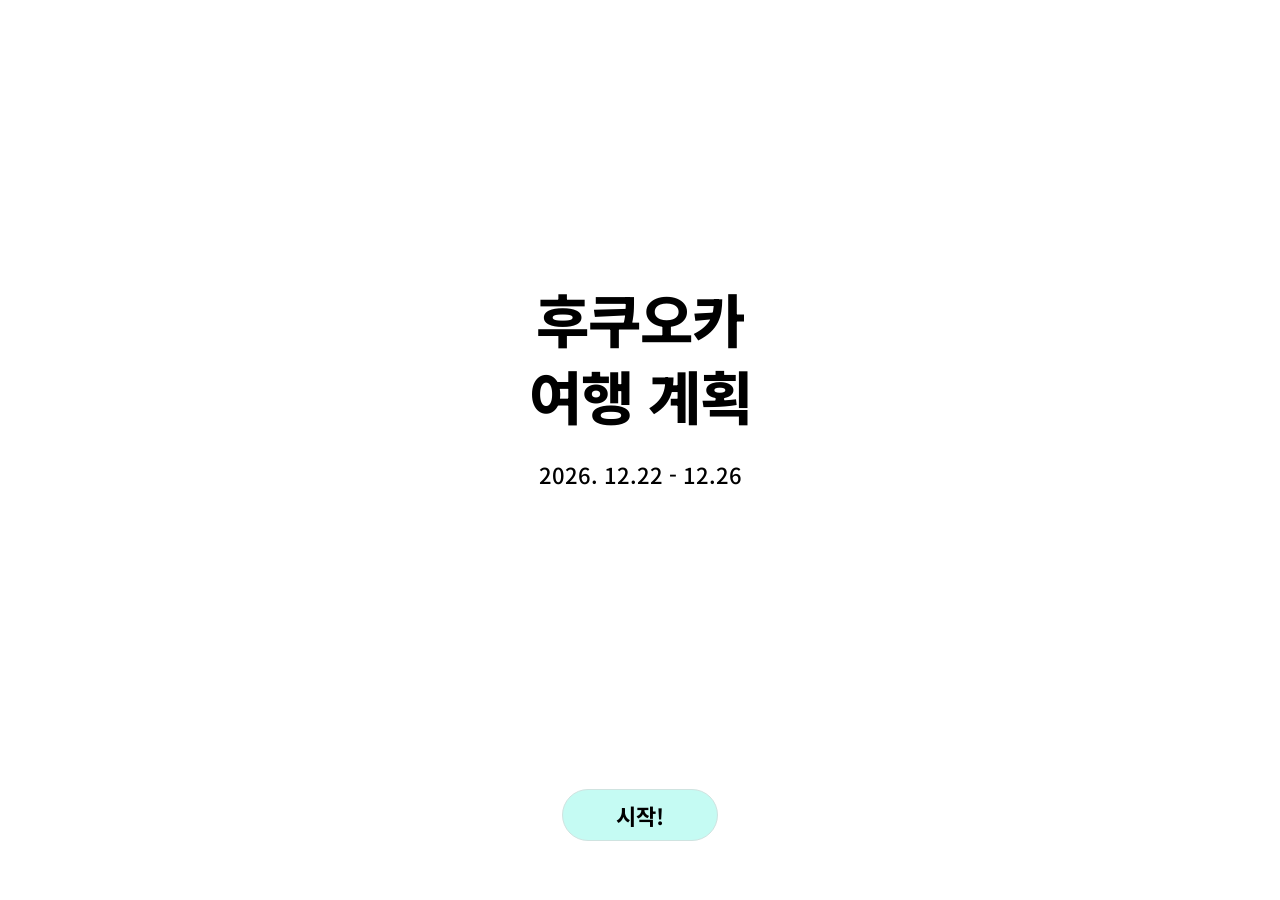
<file: index.html>
<!DOCTYPE html>
<html lang="ko">
<head>
  <meta charset="UTF-8">
  <meta name="viewport" content="width=device-width, initial-scale=1">
  <title>후쿠오카 여행 계획</title>

  <link rel="preconnect" href="https://fonts.googleapis.com">
  <link rel="preconnect" href="https://fonts.gstatic.com" crossorigin>
  <link href="https://fonts.googleapis.com/css2?family=Noto+Sans+KR:wght@500;700;800&display=swap" rel="stylesheet">
  <link rel="stylesheet" href="css/style.css">
</head>
<body>
  <main class="screen">
    <section class="intro">
      <h1 class="title">후쿠오카<br>여행 계획</h1>
      <p class="date">2026. 12.22 - 12.26</p>
    </section>

    <button class="start-btn" type="button">시작!</button>
  </main>

  <script src="js/script.js"></script>
</body>
</html>
</file>
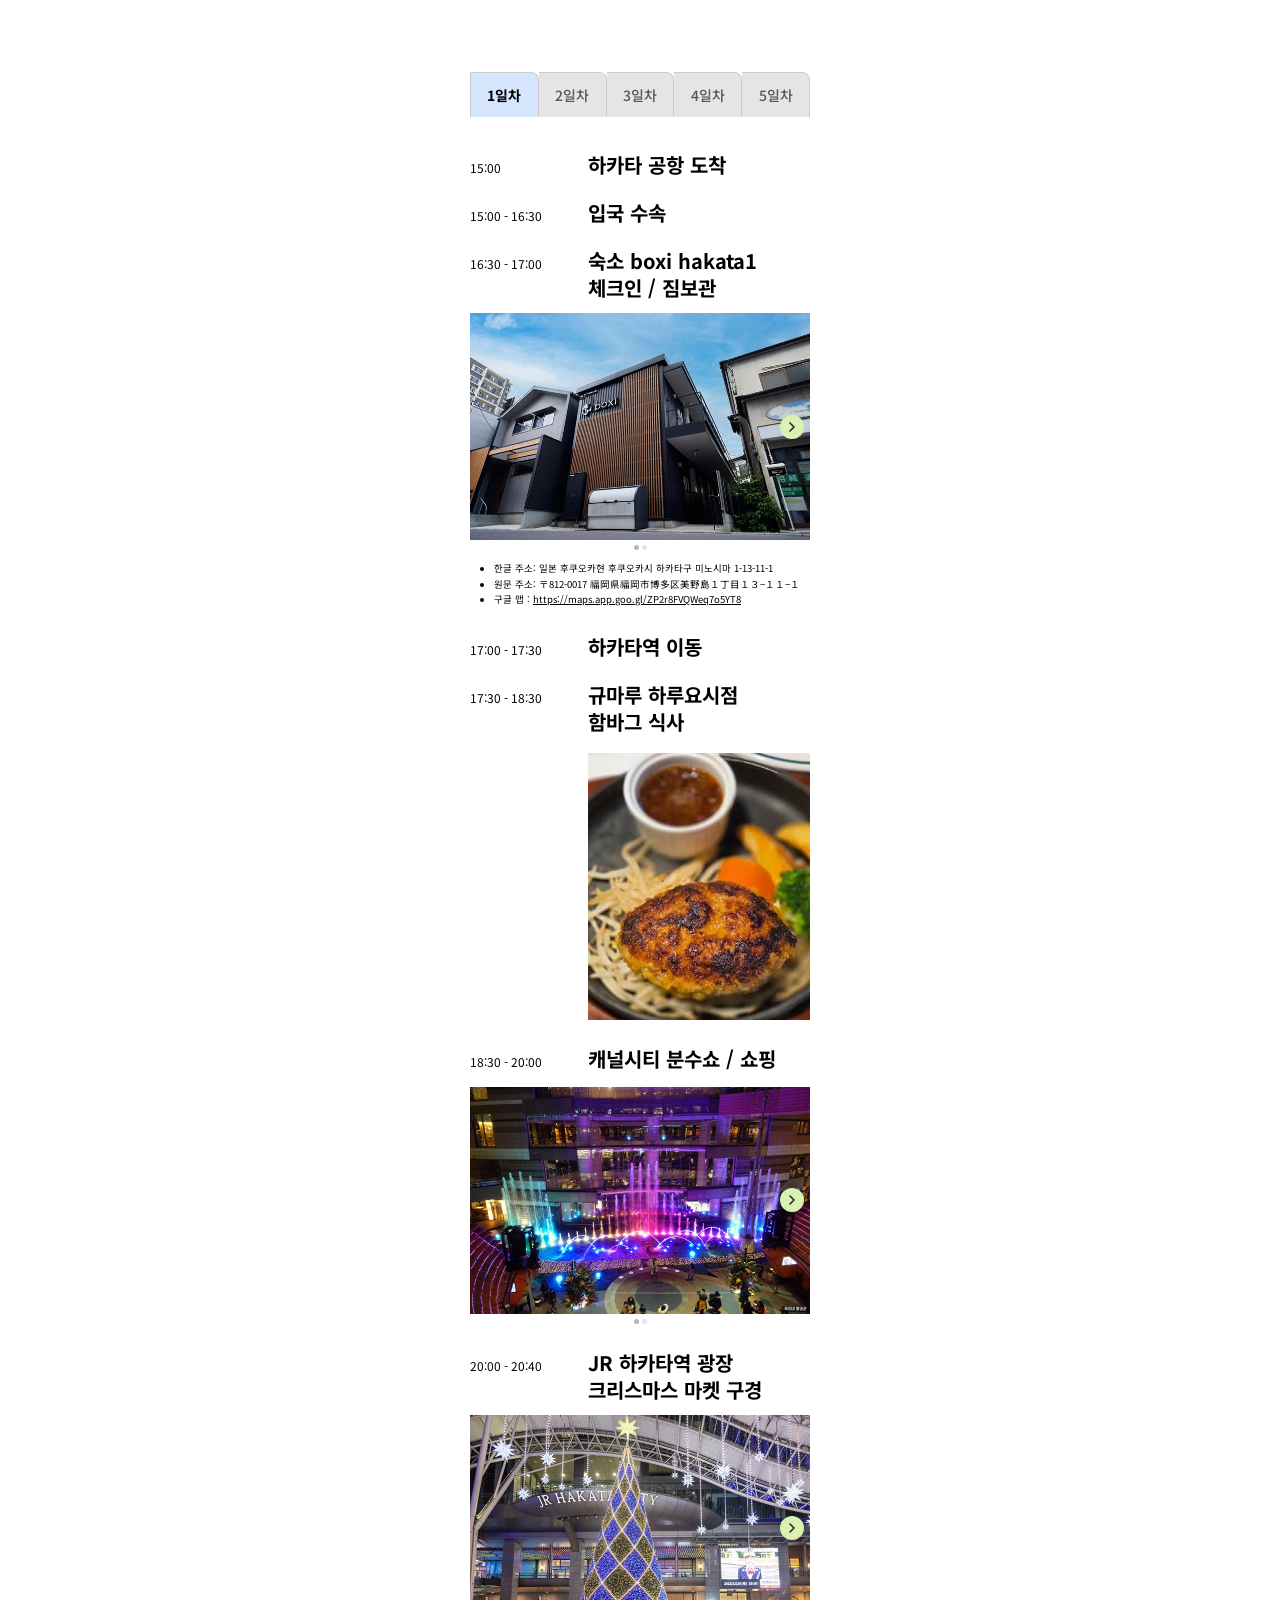
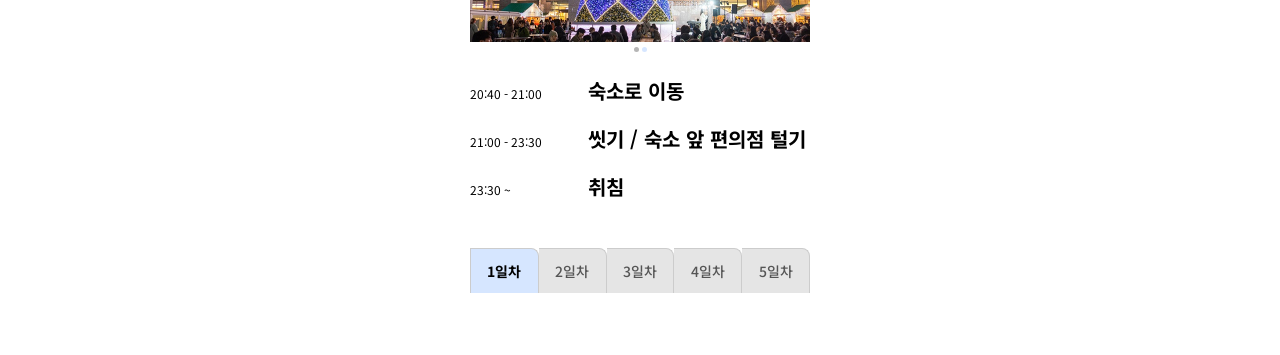
<file: page3.html>
<!DOCTYPE html>
<html lang="ko">
<head>
  <meta charset="UTF-8">
  <meta name="viewport" content="width=device-width, initial-scale=1">
  <title>후쿠오카 여행 계획 - 일차별 일정</title>

  <link rel="preconnect" href="https://fonts.googleapis.com">
  <link rel="preconnect" href="https://fonts.gstatic.com" crossorigin>
  <link href="https://fonts.googleapis.com/css2?family=Noto+Sans+KR:wght@500;700;800&display=swap" rel="stylesheet">
  <link rel="stylesheet" href="css/page3.css">
</head>
<body>
  <main class="screen">

    <!-- 위쪽 탭 -->
    <nav class="tabs" aria-label="일차 선택">
      <button type="button" class="tab active" data-day="1">1일차</button>
      <button type="button" class="tab" data-day="2">2일차</button>
      <button type="button" class="tab" data-day="3">3일차</button>
      <button type="button" class="tab" data-day="4">4일차</button>
      <button type="button" class="tab" data-day="5">5일차</button>
    </nav>

    <!-- 1일차 -->
    <section class="day active" id="day1">

      <div class="item">
        <p class="time">15:00</p>
        <p class="title">하카타 공항 도착</p>
      </div>

      <div class="item">
        <p class="time">15:00 - 16:30</p>
        <p class="title">입국 수속</p>
      </div>

      <!-- 숙소 (슬라이더 + 주소) -->
      <div class="item has-media">
        <p class="time">16:30 - 17:00</p>
        <p class="title">숙소 boxi hakata1<br>체크인 / 짐보관</p>

        <div class="slider">
          <div class="slides">
            <img src="images/boxi1.png" alt="boxi hakata1 외관">
            <img src="images/boxi2.png" alt="boxi hakata1 내부">
          </div>
          <button type="button" class="arrow prev" aria-label="이전 사진">&#8249;</button>
          <button type="button" class="arrow next" aria-label="다음 사진">&#8250;</button>
        </div>
        <div class="dots"></div>

        <ul class="notes">
          <li>한글 주소: 일본 후쿠오카현 후쿠오카시 하카타구 미노시마 1-13-11-1</li>
          <li>원문 주소: 〒812-0017 福岡県福岡市博多区美野島１丁目１３−１１−１</li>
          <li>구글 맵 : <a href="https://maps.app.goo.gl/ZP2r8FVQWeq7o5YT8" target="_blank" rel="noopener">https://maps.app.goo.gl/ZP2r8FVQWeq7o5YT8</a></li>
        </ul>
      </div>

      <div class="item">
        <p class="time">17:00 - 17:30</p>
        <p class="title">하카타역 이동</p>
      </div>

      <!-- 식사 (사진 한 장) -->
      <div class="item has-media">
        <p class="time">17:30 - 18:30</p>
        <p class="title">규마루 하루요시점<br>함바그 식사</p>
        <img class="photo" src="images/gyumaru.png" alt="함바그 오므라이스">
      </div>

      <!-- 캐널시티 (슬라이더) -->
      <div class="item has-media">
        <p class="time">18:30 - 20:00</p>
        <p class="title">캐널시티 분수쇼 / 쇼핑</p>

        <div class="slider">
          <div class="slides">
            <img src="images/city1.png" alt="캐널시티 분수쇼">
            <img src="images/city2.png" alt="캐널시티 내부">
          </div>
          <button type="button" class="arrow prev" aria-label="이전 사진">&#8249;</button>
          <button type="button" class="arrow next" aria-label="다음 사진">&#8250;</button>
        </div>
        <div class="dots"></div>
      </div>

      <!-- 크리스마스 마켓 (슬라이더) -->
      <div class="item has-media">
        <p class="time">20:00 - 20:40</p>
        <p class="title">JR 하카타역 광장<br>크리스마스 마켓 구경</p>

        <div class="slider">
          <div class="slides">
            <img src="images/hakata1.png" alt="JR 하카타역 크리스마스 트리">
            <img src="images/hakata2.png" alt="크리스마스 마켓">
          </div>
          <button type="button" class="arrow prev" aria-label="이전 사진">&#8249;</button>
          <button type="button" class="arrow next" aria-label="다음 사진">&#8250;</button>
        </div>
        <div class="dots"></div>
      </div>

      <div class="item">
        <p class="time">20:40 - 21:00</p>
        <p class="title">숙소로 이동</p>
      </div>

      <div class="item">
        <p class="time">21:00 - 23:30</p>
        <p class="title">씻기 / 숙소 앞 편의점 털기</p>
      </div>

      <div class="item">
        <p class="time">23:30 ~</p>
        <p class="title">취침</p>
      </div>
    </section>

    <!-- 2~5일차는 같은 형태로 추가하세요 -->
    <section class="day" id="day2">

  <!-- 신선산도 (사진 한 장, 가로 전체) -->
  <div class="item has-media">
    <p class="time">6:30 - 7:00</p>
    <p class="title">하카타역 신선산도<br>오픈런 이동</p>
    <img class="photo-full" style="--h:255px" src="images/sando.png" alt="하카타역 신선산도">
  </div>

  <div class="item">
    <p class="time">7:00 - 8:00</p>
    <p class="title">~오픈 기다리는 시간~</p>
  </div>

  <div class="item">
    <p class="time">8:00 - 8:30</p>
    <p class="title">과일 산도 구매 후<br>다시 숙소로</p>
  </div>

  <div class="item">
    <p class="time">8:30 - 10:30</p>
    <p class="title">다시 취침</p>
  </div>

  <div class="item">
    <p class="time">10:30</p>
    <p class="title">기상</p>
  </div>

  <div class="item">
    <p class="time">10:30 - 12:00</p>
    <p class="title">씻기 / 나갈준비</p>
  </div>

  <!-- 로피아 (슬라이더) -->
  <div class="item has-media">
    <p class="time">12:00 - 12:40</p>
    <p class="title">로피아 나가하마점<br>(대형 해산물 마트) 이동</p>
    <div class="slider" style="--h:227px">
      <div class="slides">
        <img src="images/lopia.png" alt="로피아 나가하마점 외관">
        <img src="images/lopia2.png" alt="로피아 내부">
      </div>
      <button type="button" class="arrow prev" aria-label="이전 사진"></button>
      <button type="button" class="arrow next" aria-label="다음 사진"></button>
    </div>
    <div class="dots"></div>
  </div>

  <div class="item">
    <p class="time">12:40 - 13:00</p>
    <p class="title">마트 구경 / 스시 구매</p>
  </div>

  <!-- Jacques (사진 한 장) -->
  <div class="item has-media">
    <p class="time">13:00 - 13:30</p>
    <p class="title">Jacques(디저트 부띠끄)<br>케이크 구매</p>
    <img class="photo-full" style="--h:227px" src="images/jacques.png" alt="Jacques 케이크">
  </div>

  <!-- 오호리 공원 (설명 + 슬라이더 3장) -->
  <div class="item has-media">
    <p class="time">13:30 - 16:00</p>
    <p class="title">오호리 공원</p>
    <p class="sub">공원 벤치에 앉아서 스시, 케이크 먹기<br>/ 가만히 앉아서 멍때리고 오리배 구경하기<br>/ 산책로 걷기<br>/ 오호리 공원역 지하철 사진관 ‘키레이’ 찍기</p>
    <div class="slider" style="--h:191px">
      <div class="slides">
        <img src="images/ohori1.png" alt="오호리 공원 전경">
        <img src="images/ohori2.png" alt="오호리 공원 산책로">
        <img src="images/kirei.png" alt="오호리 공원역 사진관">
      </div>
      <button type="button" class="arrow prev" aria-label="이전 사진"></button>
      <button type="button" class="arrow next" aria-label="다음 사진"></button>
    </div>
    <div class="dots"></div>
  </div>

  <div class="item">
    <p class="time">16:00 - 16:30</p>
    <p class="title">모모치 해변 이동</p>
  </div>

  <!-- 모모치 해변 (사진 한 장) -->
  <div class="item has-media">
    <p class="time">16:30 - 17:30</p>
    <p class="title">모모치 해변</p>
    <img class="photo-full" style="--h:224px" src="images/momochi.png" alt="모모치 해변">
  </div>

  <div class="item">
    <p class="time">17:30 - 18:10</p>
    <p class="title">나카스로 이동</p>
  </div>

  <!-- 모츠나베 (슬라이더) -->
  <div class="item has-media">
    <p class="time">18:10 - 19:30</p>
    <p class="title">시오 모츠나베 센도<br>레몬을 곁들인 소금<br>모츠나베 식사</p>
    <div class="slider" style="--h:191px">
      <div class="slides">
        <img src="images/nabe.png" alt="소금 모츠나베">
        <img src="images/nabe2.png" alt="모츠나베 가게">
      </div>
      <button type="button" class="arrow prev" aria-label="이전 사진"></button>
      <button type="button" class="arrow next" aria-label="다음 사진"></button>
    </div>
    <div class="dots"></div>
  </div>

  <!-- 일루미네이션 (슬라이더) -->
  <div class="item has-media">
    <p class="time">19:30 - 20:30</p>
    <p class="title">나카스 히카리 노 어드벤트<br>일루미네이션 구경</p>
    <div class="slider" style="--h:224px">
      <div class="slides">
        <img src="images/nakasu1.png" alt="나카스 일루미네이션 트리">
        <img src="images/nakasu2.png" alt="나카스 일루미네이션 거리">
      </div>
      <button type="button" class="arrow prev" aria-label="이전 사진"></button>
      <button type="button" class="arrow next" aria-label="다음 사진"></button>
    </div>
    <div class="dots"></div>
  </div>

  <div class="item">
    <p class="time">20:30 - 21:00</p>
    <p class="title">나카스 강변 벤치에서<br>편의점 오뎅, 캠맥 먹기</p>
  </div>

  <div class="item">
    <p class="time">21:00 - 21:30</p>
    <p class="title">숙소 이동</p>
  </div>

  <div class="item">
    <p class="time">21:30 - 23:00</p>
    <p class="title">씻기 / 누워 쉬기</p>
  </div>

  <div class="item">
    <p class="time">23:00 ~</p>
    <p class="title">취침</p>
  </div>
</section>

<section class="day" id="day3">

  <div class="item">
    <p class="time">7:30</p>
    <p class="title">기상</p>
  </div>

  <div class="item">
    <p class="time">7:30 - 9:00</p>
    <p class="title">씻기 / 나갈 준비</p>
  </div>

  <div class="item">
    <p class="time">9:00 - 9:30</p>
    <p class="title">하카타역 이동</p>
  </div>

  <!-- 죠스이안 모찌 (사진 한 장) -->
  <div class="item has-media">
    <p class="time">9:30 - 10:00</p>
    <p class="title">죠스이안 모찌 구매</p>
    <img class="photo-full" style="--h:196px" src="images/mochi.png" alt="죠스이안 모찌">
  </div>

  <div class="item">
    <p class="time">10:00 - 10:20</p>
    <p class="title">텐진 파르코 백화점 이동</p>
  </div>

  <!-- 키와미야 함바그 (사진 한 장) -->
  <div class="item has-media">
    <p class="time">10:20 - 12:00</p>
    <p class="title">키와미야 함바그 식사</p>
    <img class="photo-full" style="--h:191px" src="images/kiwamiya.png" alt="키와미야 함바그">
  </div>

  <div class="item">
    <p class="time">12:00 - 12:30</p>
    <p class="title">후쿠오카 시립미술관 이동</p>
  </div>

  <!-- 전시 관람 (슬라이더 2장) -->
  <div class="item has-media">
    <p class="time">12:30 - 14:00</p>
    <p class="title">전시 관람</p>
    <div class="slider" style="--h:207px">
      <div class="slides">
        <img src="images/art1.png" alt="후쿠오카 시립미술관 외관">
        <img src="images/art2.png" alt="후쿠오카 시립미술관 전시">
        <img src="images/art3.png" alt="3">
      </div>
      <button type="button" class="arrow prev" aria-label="이전 사진"></button>
      <button type="button" class="arrow next" aria-label="다음 사진"></button>
    </div>
    <div class="dots"></div>
  </div>

  <div class="item">
    <p class="time">14:00 - 14:30</p>
    <p class="title">오호리 공원 / 모찌먹기</p>
  </div>

  <div class="item">
    <p class="time">14:30 - 15:00</p>
    <p class="title">텐진 이동</p>
  </div>

  <!-- 라신반 / GIGO (사진 한 장) -->
  <div class="item has-media">
    <p class="time">15:00 - 16:00</p>
    <p class="title">라신반 / GIGO 구경</p>
    <img class="photo-full" style="--h:214px" src="images/rasinban.png" alt="라신반 / GIGO">
  </div>

  <!-- 미나텐진 (설명 + 슬라이더 2장) -->
  <div class="item has-media">
    <p class="time">16:00 - 17:00</p>
    <p class="title">미나텐진 구경</p>
    <p class="sub">유니클로 / GU / 무인양품</p>
    <div class="slider" style="--h:188px">
      <div class="slides">
        <img src="images/mina1.png" alt="미나텐진 외관">
        <img src="images/mina2.png" alt="미나텐진 내부">
        <img src="images/mina3.png" alt="">
      </div>
      <button type="button" class="arrow prev" aria-label="이전 사진"></button>
      <button type="button" class="arrow next" aria-label="다음 사진"></button>
    </div>
    <div class="dots"></div>
  </div>

  <!-- 야끼소룡포 텐텐 (사진 한 장) -->
  <div class="item has-media">
    <p class="time">17:00 - 17:30</p>
    <p class="title">야끼소룡포 텐텐</p>
    <img class="photo-full" style="--h:201px" src="images/tenten.png" alt="야끼소룡포 텐텐">
  </div>

  <!-- 다이묘 가든시티 파크 (사진 한 장) -->
  <div class="item has-media">
    <p class="time">17:30 - 18:00</p>
    <p class="title">다이묘 가든시티 파크<br>소룡포 먹기</p>
    <img class="photo-full" style="--h:187px" src="images/garden.png" alt="다이묘 가든시티 파크">
  </div>

  <!-- 와타나베도리 (사진 한 장) -->
  <div class="item has-media">
    <p class="time">18:00 - 18:30</p>
    <p class="title">와타나베도리<br>일루미네이션 산책</p>
    <img class="photo-full" style="--h:226px" src="images/watanabe.png" alt="와타나베도리 일루미네이션">
  </div>

  <!-- 돈키호테 (사진 한 장) -->
  <div class="item has-media">
    <p class="time">18:30 - 19:00</p>
    <p class="title">돈키호테 텐진본점</p>
    <img class="photo-full" style="--h:216px" src="images/donki.png" alt="돈키호테 텐진본점">
  </div>

  <!-- 츠키시마 몬자야끼 (사진 한 장) -->
  <div class="item has-media">
    <p class="time">19:00 - 20:00</p>
    <p class="title">츠키시마 몬자야끼 식사</p>
    <img class="photo-full" style="--h:216px" src="images/monza.png" alt="츠키시마 몬자야끼">
  </div>

  <div class="item">
    <p class="time">20:00 - 20:30</p>
    <p class="title">숙소로 이동</p>
  </div>

  <div class="item">
    <p class="time">20:30 - 23:00</p>
    <p class="title">씻기 / 누워쉬기</p>
  </div>

  <div class="item">
    <p class="time">23:00 ~</p>
    <p class="title">취침</p>
  </div>
</section>

    <section class="day" id="day4">

  <div class="item">
    <p class="time">10:00</p>
    <p class="title">기상</p>
  </div>

  <div class="item">
    <p class="time">10:00 - 11:30</p>
    <p class="title">씻기 / 나갈 준비</p>
  </div>

  <div class="item">
    <p class="time">11:30 - 12:00</p>
    <p class="title">텐진 파르코 백화점 이동</p>
  </div>

  <!-- 키와미야 함바그 (사진 한 장) -->
  <div class="item has-media">
    <p class="time">12:00 - 13:30</p>
    <p class="title">이치란 라멘 본점</p>
    <img class="photo-full" style="--h:191px" src="images/ichiran.png" alt="이치란 라멘">
  </div>

  <!-- 준쿠도 서점 (사진 한 장) -->
  <div class="item has-media">
    <p class="time">13:30 - 14:00</p>
    <p class="title">준쿠도 서점 구경</p>
    <img class="photo-full" style="--h:191px" src="images/book.png" alt="준쿠도 서점">
  </div>

  <!-- 텐진 지하상가 (설명 + 슬라이더) -->
  <div class="item has-media">
    <p class="time">14:00 - 15:00</p>
    <p class="title">텐진 지하상가 구경</p>
    <p class="sub">이모야 킨지로 / 링고 애플파이 / 칼디</p>
    <div class="slider" style="--h:191px">
      <div class="slides">
        <img src="images/tenjin.png" alt="텐진 지하상가">
        <img src="images/imoya.png" alt="이모야 킨지로">
        <img src="images/pie.png" alt="링고 애플파이">
      </div>
      <button type="button" class="arrow prev" aria-label="이전 사진"></button>
      <button type="button" class="arrow next" aria-label="다음 사진"></button>
    </div>
    <div class="dots"></div>
  </div>

  <!-- JAB 카페 (슬라이더) -->
  <div class="item has-media">
    <p class="time">15:00 - 16:30</p>
    <p class="title">J A B 카페</p>
    <div class="slider" style="--h:203px">
      <div class="slides">
        <img src="images/jab.png" alt="JAB 카페 외관">
        <img src="images/jab2.png" alt="JAB 카페 내부">
      </div>
      <button type="button" class="arrow prev" aria-label="이전 사진"></button>
      <button type="button" class="arrow next" aria-label="다음 사진"></button>
    </div>
    <div class="dots"></div>
  </div>

  <!-- LP샵 (설명 + 슬라이더 4장) -->
<div class="item has-media">
  <p class="time">16:30 - 18:00</p>
  <p class="title">LP샵 구경</p>
  <p class="sub">Face records / Borderline record<br>/ Catfish records / Groovin’</p>
  <div class="slider" style="--h:226px">
    <div class="slides">
      <img src="images/lp1.png" alt="Face records">
      <img src="images/lp2.png" alt="Borderline record">
      <img src="images/lp3.png" alt="Catfish records">
      <img src="images/lp4.png" alt="Groovin’">
    </div>
    <button type="button" class="arrow prev" aria-label="이전 사진"></button>
    <button type="button" class="arrow next" aria-label="다음 사진"></button>
  </div>
  <div class="dots"></div>
</div>

  <!-- 이토시마 쇼쿠도 (사진 한 장) -->
  <div class="item has-media">
    <p class="time">18:00 - 19:30</p>
    <p class="title">이토시마 쇼쿠도<br>카이센동</p>
    <img class="photo-full" style="--h:227px" src="images/itoshima.png" alt="카이센동">
  </div>

  <!-- 텐진시청 크리스마스 마켓 (슬라이더) -->
  <div class="item has-media">
    <p class="time">19:30 - 20:00</p>
    <p class="title">텐진시청 크리스마스 마켓</p>
    <div class="slider" style="--h:215px">
      <div class="slides">
        <img src="images/chistmas.png" alt="텐진 크리스마스 마켓">
        <img src="images/light.png" alt="텐진 크리스마스 마켓 야경">
      </div>
      <button type="button" class="arrow prev" aria-label="이전 사진"></button>
      <button type="button" class="arrow next" aria-label="다음 사진"></button>
    </div>
    <div class="dots"></div>
  </div>

  <!-- 재즈앤카페 백스테이지 (사진 한 장) -->
  <div class="item has-media">
    <p class="time">20:00 - 22:00</p>
    <p class="title">재즈앤카페 백스테이지<br>재즈공연 관람</p>
    <img class="photo-full" style="--h:191px" src="images/jazz.png" alt="재즈앤카페 백스테이지">
  </div>

  <div class="item">
    <p class="time">22:00 - 22:30</p>
    <p class="title">숙소로 이동</p>
  </div>

  <div class="item">
    <p class="time">22:30 - 00:00</p>
    <p class="title">씻기 / 짐싸기<br>편의점 털어서 먹기</p>
  </div>

  <div class="item">
    <p class="time">00:00 ~</p>
    <p class="title">취침</p>
  </div>
</section>

    <section class="day" id="day5">

  <div class="item">
    <p class="time">5:20</p>
    <p class="title">기상</p>
  </div>

  <div class="item">
    <p class="time">5:20 - 5:40</p>
    <p class="title">양치 세수<br>짐 확인 후 체크아웃</p>
  </div>

  <div class="item">
    <p class="time">5:40 - 6:10</p>
    <p class="title">하카타 공항 도착<br>비행기 체크인</p>
  </div>

  <div class="item">
    <p class="time">8:55 - 10:00</p>
    <p class="title">하카타 공항에서 출발</p>
  </div>

  <div class="item">
    <p class="time">10:00</p>
    <p class="title">부산 도착</p>
  </div>

  <!-- 마무리 이미지: 사람만 남기고 여백을 자른 PNG 사용 -->
  <div class="end">
    <img src="images/please.png" alt="ㅈㅂ">
  </div>
</section>

<!-- 5일차: 이상입니다 말풍선 -->
<div class="end-bubble" aria-hidden="true">
  <svg viewBox="0 0 294 194">
    <polygon points="147.5,0 181.5,29.5 237.5,17.5 238.5,54.5 294,66 258.5,97 294,126 237,137.5 238.5,174.5 182,162.5 147.5,194 112.5,162.5 56.5,175 58,137.5 0.5,126 36.5,96 0.5,66 57.5,54.5 56.5,17 112.5,29.5"/>
  </svg>
  <span>이상입니다</span>
</div>

    <!-- 아래쪽 탭 (위쪽과 동일하게 동작) -->
    <nav class="tabs tabs-bottom" aria-label="일차 선택">
      <button type="button" class="tab active" data-day="1">1일차</button>
      <button type="button" class="tab" data-day="2">2일차</button>
      <button type="button" class="tab" data-day="3">3일차</button>
      <button type="button" class="tab" data-day="4">4일차</button>
      <button type="button" class="tab" data-day="5">5일차</button>
    </nav>
  </main>

  <script src="js/page3.js"></script>
</body>
</html>
</file>
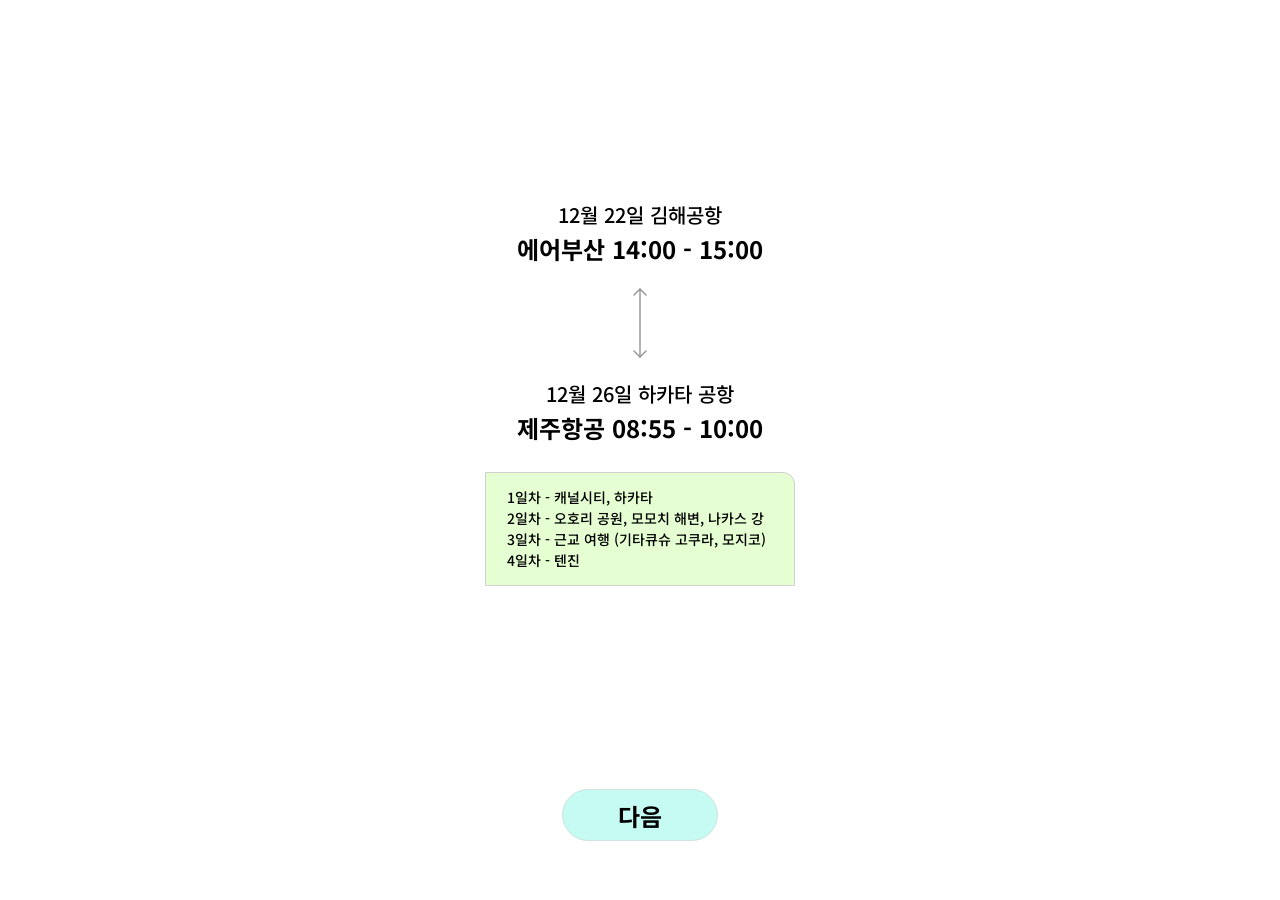
<file: plan.html>
<!DOCTYPE html>
<html lang="ko">
<head>
  <meta charset="UTF-8">
  <meta name="viewport" content="width=device-width, initial-scale=1">
  <title>후쿠오카 여행 계획 - 일정</title>

  <link rel="preconnect" href="https://fonts.googleapis.com">
  <link rel="preconnect" href="https://fonts.gstatic.com" crossorigin>
  <link href="https://fonts.googleapis.com/css2?family=Noto+Sans+KR:wght@500;700;800&display=swap" rel="stylesheet">
  <link rel="stylesheet" href="css/plan.css">
</head>
<body>
  <main class="screen">

    <section class="info">
      <!-- 출국 -->
      <div class="flight">
        <p class="flight-label">12월 22일 김해공항</p>
        <p class="flight-main">에어부산 14:00 - 15:00</p>
      </div>

      <!-- 양방향 화살표 -->
      <svg class="arrow" viewBox="0 0 14 74" aria-hidden="true">
        <line x1="7" y1="3" x2="7" y2="71"/>
        <polyline points="1,9 7,3 13,9"/>
        <polyline points="1,65 7,71 13,65"/>
      </svg>

      <!-- 귀국 -->
      <div class="flight">
        <p class="flight-label">12월 26일 하카타 공항</p>
        <p class="flight-main">제주항공 08:55 - 10:00</p>
      </div>

      <!-- 일차별 요약 -->
      <div class="summary">
        <p>1일차 - 캐널시티, 하카타</p>
        <p>2일차 - 오호리 공원, 모모치 해변, 나카스 강</p>
        <p>3일차 - 근교 여행 (기타큐슈 고쿠라, 모지코)</p>
        <p>4일차 - 텐진</p>
      </div>
    </section>

    <!-- 확정은 아님 말풍선 -->
    <div class="bubble" aria-hidden="true">
      <svg viewBox="0 0 294 194">
        <polygon points="147.5,0 181.5,29.5 237.5,17.5 238.5,54.5 294,66 258.5,97 294,126 237,137.5 238.5,174.5 182,162.5 147.5,194 112.5,162.5 56.5,175 58,137.5 0.5,126 36.5,96 0.5,66 57.5,54.5 56.5,17 112.5,29.5"/>
      </svg>
      <span>확정은 아님!!!!</span>
    </div>

    <button class="next-btn" type="button">다음</button>
  </main>

  <script src="js/plan.js"></script>
</body>
</html>
</file>
<file: css/style.css>
@charset "utf-8";

* {
  box-sizing: border-box;
  margin: 0;
  padding: 0;
}

body {
  font-family: "Noto Sans KR", sans-serif;
  background: #ffffff;
  color: #000000;
}

/* 기준 화면: 412 x 891 */
.screen {
  position: relative;
  width: 412px;
  height: 891px;
  margin: 0 auto;
  background: #ffffff;
  overflow: hidden;
}

/* 제목 + 날짜 */
.intro {
  position: absolute;
  top: 280px;               /* ← 이 숫자로 위아래 위치 조절 */
  left: 0;
  right: 0;
  display: flex;
  flex-direction: column;
  align-items: center;
  text-align: center;
}

.title {
  font-size: 58px;
  font-weight: 800;
  line-height: 77px;
  letter-spacing: -1px;
}

.date {
  margin-top: 24px;
  font-size: 22px;
  font-weight: 500;
}

/* 시작 버튼 */
.start-btn {
  position: absolute;
  left: 50%;
  bottom: 50px;
  transform: translateX(-50%);
  width: 156px;
  height: 52px;
  border: 1px solid #cfe3e0;
  border-radius: 999px;
  background: #c5fbf3;
  color: #000000;
  font-family: inherit;
  font-size: 22px;
  font-weight: 700;
  cursor: pointer;
  transition: transform 0.12s ease;
}

.start-btn:active {
  transform: translateX(-50%) scale(0.96);
}

.start-btn:focus-visible {
  outline: 3px solid #000000;
  outline-offset: 3px;
}

/* 실제 폰에서는 화면 전체를 채우도록 */
@media (max-width: 430px) {
  .screen {
    width: 100%;
    height: 100vh;
    height: 100dvh;
  }
}
</file>
<file: css/page3.css>
@charset "utf-8";

/* =====================================================
   page3.css  (일차별 일정 페이지)
   기준 화면: 412 x 891 / 양옆 마진 36px
   ===================================================== */

:root {
  --side: 36px;            /* 양옆 마진 */
}

* {
  box-sizing: border-box;
  margin: 0;
  padding: 0;
}

body {
  font-family: "Noto Sans KR", sans-serif;
  background: #ffffff;
  color: #000000;
}

/* 기준 화면 폭 412, 높이는 내용만큼 늘어남(스크롤) */
.screen {
  width: 412px;
  min-height: 891px;
  margin: 0 auto;
  padding: 72px var(--side) 32px;
  background: #ffffff;
}

/* =====================================================
   일차 탭
   ===================================================== */
.tabs {
  display: flex;
  width: 100%;
}

.tab {
  flex: 1;
  height: 45px;
  border: 1px solid #cccccc;
  border-bottom: 0;
  border-radius: 0 8px 0 0;
  background: #e5e5e5;
  color: #555555;
  font-family: inherit;
  font-size: 14px;
  font-weight: 500;
  cursor: pointer;
}

.tab + .tab {
  border-left: 0;
}

.tab.active {
  background: #d6e6ff;
  color: #000000;
  font-weight: 700;
}

/* 일차별 활성 탭 색 */
.tab[data-day="1"].active { background: #d6e6ff; }
.tab[data-day="2"].active { background: #ffe9d0; }
.tab[data-day="3"].active { background: #e6ffd2; }
.tab[data-day="4"].active { background: #ffe6fa; }
.tab[data-day="5"].active { background: #ffffd2; }

.tab:focus-visible {
  outline: 3px solid #000000;
  outline-offset: -3px;
}

/* =====================================================
   일차 내용
   ===================================================== */
.day {
  display: none;
  padding-top: 34px;       /* 탭 ~ 첫 항목 */
  padding-bottom: 27px;    /* 마지막 항목 ~ 아래 탭 */
}

.day.active {
  display: block;
}

.item {
  display: grid;
  grid-template-columns: 118px 1fr;   /* 시간 열 / 제목 열 */
  margin-bottom: 18px;
}

.time,
.title {
  align-self: baseline;               /* 시간과 제목 글줄 맞춤 */
  line-height: 27px;
}

.time {
  font-size: 12px;
  font-weight: 400;
}

.title {
  font-size: 20px;
  font-weight: 700;
  word-break: keep-all;               /* 단어 단위로 줄바꿈 */
}

/* 제목 아래 작은 설명 */
.sub {
  grid-column: 2;
  margin-top: 4px;
  font-size: 11px;
  line-height: 17px;
  word-break: keep-all;
}

/* 사진이 들어간 항목은 다음 항목까지 여백을 더 줌 */
.item.has-media {
  margin-bottom: 25px;
}

/* =====================================================
   사진
   ===================================================== */
/* 제목 열에서 오른쪽 끝까지 (1일차 오므라이스) */
.photo {
  grid-column: 2;
  display: block;
  width: 100%;
  height: 267px;
  margin-top: 18px;
  object-fit: cover;
  background: #eeeeee;
}

/* 가로 전체를 쓰는 사진 한 장 (높이는 style="--h:..."로 지정) */
.photo-full {
  grid-column: 1 / -1;
  display: block;
  width: 100%;
  height: var(--h, 227px);
  margin-top: 12px;
  object-fit: cover;
  background: #eeeeee;
}

/* =====================================================
   슬라이더
   ===================================================== */
.slider {
  position: relative;
  grid-column: 1 / -1;
  margin-top: 12px;
}

.slides {
  display: flex;
  overflow-x: auto;
  scroll-snap-type: x mandatory;
  scrollbar-width: none;
}

.slides::-webkit-scrollbar {
  display: none;
}

.slides img {
  flex: 0 0 100%;
  width: 100%;
  height: var(--h, 227px);
  object-fit: cover;
  scroll-snap-align: start;
  background: #eeeeee;
}

/* 화살표 버튼: 글자는 숨기고 SVG 화살표를 정중앙에 */
.arrow {
  position: absolute;
  top: 50%;
  width: 24px;
  height: 24px;
  margin-top: -12px;
  padding: 0;
  border: 0;
  border-radius: 50%;
  background-color: #d9f2b4;
  background-repeat: no-repeat;
  background-position: center;
  background-size: 14px 14px;
  font-size: 0;
  color: transparent;
  cursor: pointer;
}

.arrow.prev {
  left: 6px;
  background-image: url("data:image/svg+xml,%3Csvg xmlns='http://www.w3.org/2000/svg' viewBox='0 0 24 24' fill='none' stroke='%23222' stroke-width='2.6' stroke-linecap='round' stroke-linejoin='round'%3E%3Cpolyline points='15.5,5 8.5,12 15.5,19'/%3E%3C/svg%3E");
}

.arrow.next {
  right: 6px;
  background-image: url("data:image/svg+xml,%3Csvg xmlns='http://www.w3.org/2000/svg' viewBox='0 0 24 24' fill='none' stroke='%23222' stroke-width='2.6' stroke-linecap='round' stroke-linejoin='round'%3E%3Cpolyline points='8.5,5 15.5,12 8.5,19'/%3E%3C/svg%3E");
}

/* 첫 사진의 왼쪽 / 마지막 사진의 오른쪽 버튼 숨김 (JS가 붙임) */
.arrow.hidden {
  display: none;
}

.arrow:focus-visible {
  outline: 2px solid #000000;
  outline-offset: 2px;
}

/* 점 표시 */
.dots {
  grid-column: 1 / -1;
  display: flex;
  justify-content: center;
  gap: 3px;
  margin-top: 5px;
}

.dot {
  width: 5px;
  height: 5px;
  border-radius: 50%;
  background: #d6e6ff;
  transition: background 0.2s ease;
}

.dot.active {
  background: #b5b5b5;
}

/* =====================================================
   주소 안내 (1일차 숙소)
   ===================================================== */
.notes {
  grid-column: 1 / -1;
  margin-top: 11px;
  padding-left: 24px;
  font-size: 9.5px;
  line-height: 15.5px;
  list-style: disc;
}

.notes a {
  color: inherit;
  word-break: break-all;
}

/* =====================================================
   아래 탭
   ===================================================== */
.tabs-bottom {
  margin-top: 0;
  margin-bottom: 30px;     /* 아래 탭 밑 여백 */
}

/* 5일차에는 아래 탭 없음 (JS로도 숨기지만 CSS로 한 번 더) */
.screen[data-day="5"] .tabs-bottom {
  display: none;
}

/* =====================================================
   5일차: 일정 아래에 사진을 쌓고, 화면이 남으면 사진을 아래로
   (요소를 px로 고정하지 않아서 폰 화면 높이가 달라도 겹치지 않음)
   ===================================================== */
.screen[data-day="5"] {
  position: relative;
  display: flex;
  flex-direction: column;
  padding-bottom: 10px;    /* 사진 아래 여백 (작을수록 사진이 아래로) */
  overflow: hidden;
}

.screen[data-day="5"] .day.active {
  flex: 1;
  display: flex;
  flex-direction: column;
  padding-bottom: 0;
}

/* 마무리 이미지: 오른쪽 36px 선에 맞춰 아래로, 일정과 최소 40px 간격 */
.end {
  margin-top: auto;
  align-self: flex-end;
  width: 172px;
  padding-top: 40px;
}

.end img {
  display: block;
  width: 100%;
  height: auto;
}

/* 이상입니다 말풍선 */
.end-bubble {
  position: absolute;
  left: 48px;           /* 더 왼쪽: 값을 줄이세요 */
  bottom: 66px;         /* 더 위: 값을 키우세요 */
  width: 260px;         /* 크기 조절 (높이는 폭 x 0.665 비율) */
  height: 173px;
  display: none;        /* 터치 전에는 숨김 */
  align-items: center;
  justify-content: center;
  pointer-events: none;
  z-index: 10;
}

.end-bubble svg {
  position: absolute;
  inset: 0;
  width: 100%;
  height: 100%;
  fill: #fde3fc;
  stroke: #d9cfdc;
  stroke-width: 1.5;
  stroke-linejoin: round;
}

.end-bubble span {
  position: relative;
  font-size: 19px;
  font-weight: 700;
}

.end-bubble.show {
  display: flex;
  animation: rise 0.8s cubic-bezier(0.2, 0.9, 0.3, 1.1) forwards;
}

/* 아래에서 위로 올라오며 살짝 튕김 */
@keyframes rise {
  0% {
    transform: translateY(280px) scale(0.6) rotate(6deg);
    opacity: 0;
  }
  55% {
    transform: translateY(-20px) scale(1.06) rotate(-3deg);
    opacity: 1;
  }
  78% {
    transform: translateY(6px) scale(0.98) rotate(1deg);
  }
  100% {
    transform: translateY(0) scale(1) rotate(0);
    opacity: 1;
  }
}

/* 움직임 줄이기 설정을 쓰는 사용자는 애니메이션 없이 바로 표시 */
@media (prefers-reduced-motion: reduce) {
  .end-bubble.show {
    animation: none;
  }
}

/* =====================================================
   실제 폰에서는 화면 폭을 꽉 채우도록 (양옆 36px 유지)
   ===================================================== */
@media (max-width: 430px) {
  .screen {
    width: 100%;
  }

  .screen[data-day="5"] {
    min-height: 100vh;
    min-height: 100dvh;
  }
}
</file>
<file: css/plan.css>
@charset "utf-8";

* {
  box-sizing: border-box;
  margin: 0;
  padding: 0;
}

body {
  font-family: "Noto Sans KR", sans-serif;
  background: #ffffff;
  color: #000000;
}

/* 기준 화면: 412 x 891 */
.screen {
  position: relative;
  width: 412px;
  height: 891px;
  margin: 0 auto;
  background: #ffffff;
  overflow: hidden;
}

/* 항공 일정 + 요약 박스 */
.info {
  position: absolute;
  top: 200px;
  left: 0;
  right: 0;
  display: flex;
  flex-direction: column;
  align-items: center;
  text-align: center;
}

.flight-label {
  font-size: 20px;
  font-weight: 500;
  line-height: 30px;
}

.flight-main {
  font-size: 24px;
  font-weight: 700;
  line-height: 38px;
}

.arrow {
  width: 14px;
  height: 74px;
  margin: 18px 0 19px;
  fill: none;
  stroke: #999999;
  stroke-width: 1.5;
  stroke-linecap: round;
  stroke-linejoin: round;
}

.summary {
  width: 310px;
  margin-top: 25px;
  padding: 14px 21px;
  background: #e6ffd2;
  border: 1px solid #d0d0d0;
  border-radius: 0 12px 0 0;
  text-align: left;
}

.summary p {
  font-size: 14px;
  font-weight: 500;
  line-height: 21px;
}

/* 다음 버튼 */
.next-btn {
  position: absolute;
  left: 50%;
  bottom: 50px;
  transform: translateX(-50%);
  width: 156px;
  height: 52px;
  border: 1px solid #cfe3e0;
  border-radius: 999px;
  background: #c5fbf3;
  color: #000000;
  font-family: inherit;
  font-size: 24px;
  font-weight: 700;
  cursor: pointer;
  transition: transform 0.12s ease;
}

.next-btn:active {
  transform: translateX(-50%) scale(0.96);
}

.next-btn:focus-visible {
  outline: 3px solid #000000;
  outline-offset: 3px;
}

/* 확정은 아님 말풍선 */
.bubble {
  position: absolute;
  top: 319px;
  left: 50%;
  width: 294px;
  height: 194px;
  display: none;            /* 평소엔 숨김 */
  align-items: center;
  justify-content: center;
  pointer-events: none;
  z-index: 10;
}

.bubble svg {
  position: absolute;
  inset: 0;
  width: 100%;
  height: 100%;
  fill: #fde3fc;
  stroke: #d9cfdc;
  stroke-width: 1.5;
  stroke-linejoin: round;
}

.bubble span {
  position: relative;
  font-size: 24px;
  font-weight: 700;
}

.bubble.show {
  display: flex;
  animation: drop 2.4s ease-in forwards;
}

/* 위에서 떨어짐 → 쿵 → 튕김 → 잠깐 유지 → 사라짐 */
@keyframes drop {
  0% {
    transform: translate(-50%, -420px) rotate(-14deg);
    opacity: 0;
    animation-timing-function: cubic-bezier(0.5, 0, 1, 0.6);
  }
  25% {
    transform: translate(-50%, 0) rotate(5deg) scale(1.08, 0.92);
    opacity: 1;
    animation-timing-function: ease-out;
  }
  33% {
    transform: translate(-50%, -34px) rotate(-3deg) scale(0.97, 1.04);
    animation-timing-function: ease-in;
  }
  41% {
    transform: translate(-50%, 0) rotate(2deg) scale(1.03, 0.97);
  }
  48% {
    transform: translate(-50%, 0) rotate(0deg) scale(1);
  }
  80% {
    transform: translate(-50%, 0) rotate(0deg) scale(1);
    opacity: 1;
  }
  100% {
    transform: translate(-50%, 50px) rotate(4deg) scale(0.8);
    opacity: 0;
  }
}

/* 움직임을 줄이는 설정을 쓰는 사용자는 페이드만 */
@media (prefers-reduced-motion: reduce) {
  .bubble.show {
    animation: fade 2s ease forwards;
  }
  @keyframes fade {
    0%   { transform: translate(-50%, 0); opacity: 0; }
    15%  { transform: translate(-50%, 0); opacity: 1; }
    80%  { transform: translate(-50%, 0); opacity: 1; }
    100% { transform: translate(-50%, 0); opacity: 0; }
  }
}

/* 실제 폰에서는 화면 전체를 채우도록 */
@media (max-width: 430px) {
  .screen {
    width: 100%;
    height: 100vh;
    height: 100dvh;
  }
}
</file>
